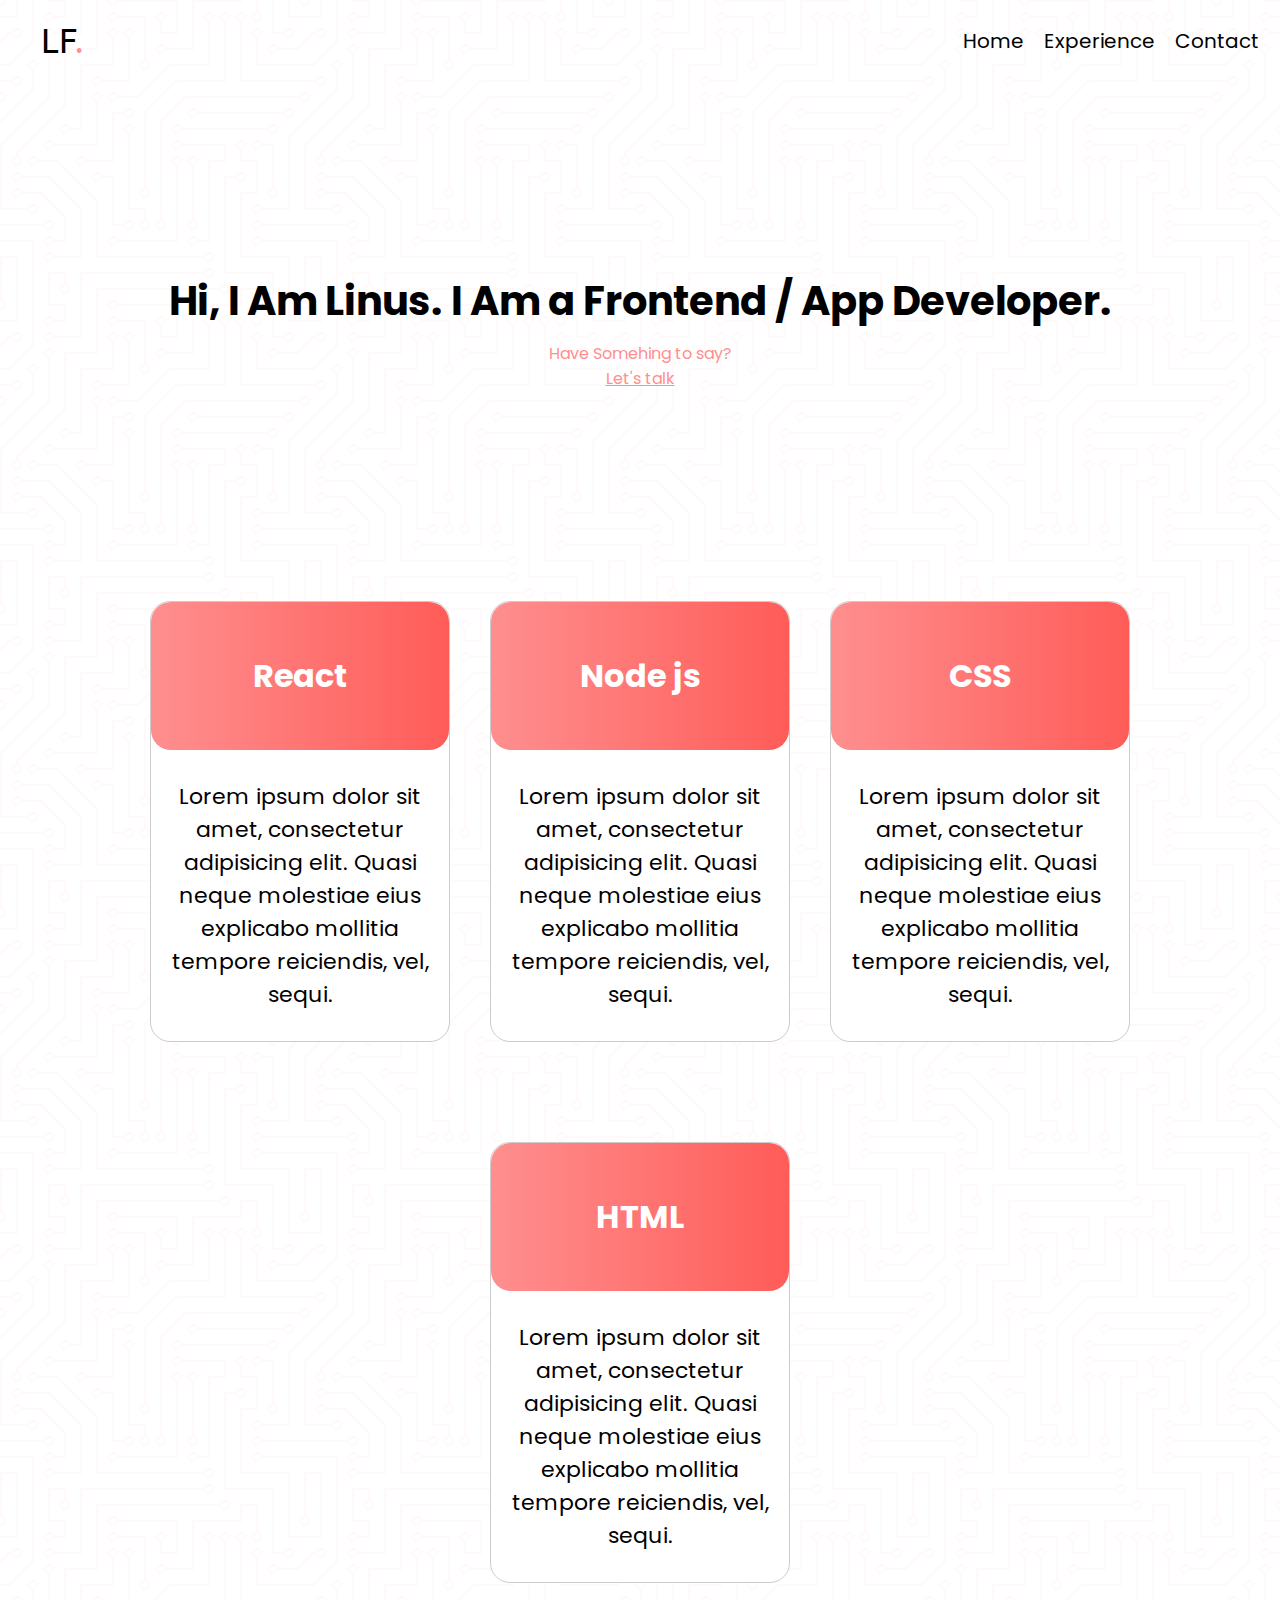
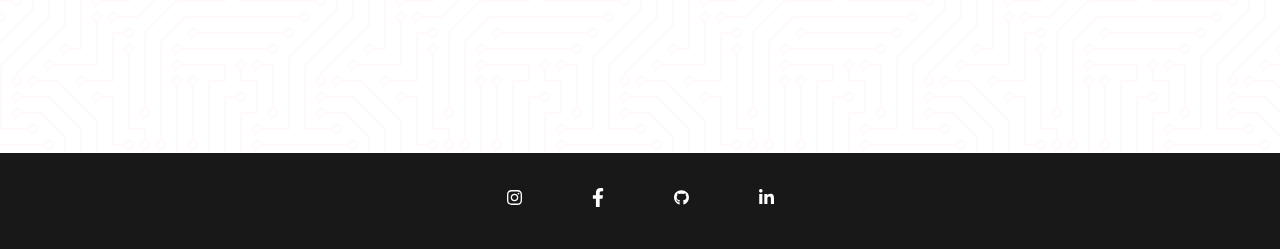
<file: index.html>
<!DOCTYPE html>
<html lang="en">
  <head>
    <meta charset="UTF-8" />
    <meta http-equiv="X-UA-Compatible" content="IE=edge" />
    <meta name="viewport" content="width=device-width, initial-scale=1.0" />
    <link rel="preconnect" href="https://fonts.googleapis.com" />
    <link rel="preconnect" href="https://fonts.gstatic.com" crossorigin />
    <link
      href="https://fonts.googleapis.com/css2?family=Poppins:wght@500;700&family=Ubuntu:wght@500&display=swap"
      rel="stylesheet"
    />
    <link rel="stylesheet" href="css/components/typography.css" />
    <link rel="stylesheet" href="css/components/colors.css" />
    <link rel="stylesheet" href="css/components/header.css" />
    <link rel="stylesheet" href="css/components/footer.css" />
    <link rel="stylesheet" href="css/index.css" />
    <script
      src="https://code.jquery.com/jquery-3.6.0.slim.js"
      integrity="sha256-HwWONEZrpuoh951cQD1ov2HUK5zA5DwJ1DNUXaM6FsY="
      crossorigin="anonymous"
    ></script>
    <script type="module" src="main.js"></script>
    <title>Linus Foxell - My Portfolio</title>
  </head>
  <body>
    <header>
      <a href="#" class="logo">LF<span>.</span></a>
      <div class="menu-btn">
        <div class="menu-btn__lines"></div>
      </div>
      <ul class="menu-items">
        <li><a href="#" class="menu-item">Home</a></li>
        <li><a href="experience.html" class="menu-item">Experience</a></li>
        <li><a href="contact.html" class="menu-item">Contact</a></li>
      </ul>
    </header>
    <main class="intro">
      <h2 class="intro-title">
        Hi, I Am Linus. I Am a Frontend / App Developer.
      </h2>
      <p>Have Somehing to say?</p>
      <a href="contact.html" class="contact-link">Let's talk</a>
    </main>
    <section class="cards">
      <div class="card">
        <div class="card-header">
          <h1>React</h1>
        </div>
        <div class="card-body">
          <p>
            Lorem ipsum dolor sit amet, consectetur adipisicing elit. Quasi
            neque molestiae eius explicabo mollitia tempore reiciendis, vel,
            sequi.
          </p>
        </div>
      </div>
      <div class="card">
        <div class="card-header">
          <h1>Node js</h1>
        </div>
        <div class="card-body">
          <p>
            Lorem ipsum dolor sit amet, consectetur adipisicing elit. Quasi
            neque molestiae eius explicabo mollitia tempore reiciendis, vel,
            sequi.
          </p>
        </div>
      </div>
      <div class="card">
        <div class="card-header">
          <h1>CSS</h1>
        </div>
        <div class="card-body">
          <p>
            Lorem ipsum dolor sit amet, consectetur adipisicing elit. Quasi
            neque molestiae eius explicabo mollitia tempore reiciendis, vel,
            sequi.
          </p>
        </div>
      </div>
      <div class="card">
        <div class="card-header">
          <h1>HTML</h1>
        </div>
        <div class="card-body">
          <p>
            Lorem ipsum dolor sit amet, consectetur adipisicing elit. Quasi
            neque molestiae eius explicabo mollitia tempore reiciendis, vel,
            sequi.
          </p>
        </div>
      </div>
    </section>
    <footer>
      <a href="#"
        ><img src="images/instagram-brands.svg" alt="" class="footer-svg"
      /></a>
      <a href="#"
        ><img
          src="images/facebook-f-brands.svg"
          alt=""
          class="footer-svg"
          id="facebook-icon"
      /></a>
      <a href="#"
        ><img src="images/github-brands.svg" alt="" class="footer-svg"
      /></a>
      <a href="#"
        ><img src="images/linkedin-in-brands.svg" alt="" class="footer-svg"
      /></a>
    </footer>
  </body>
</html>
</file>
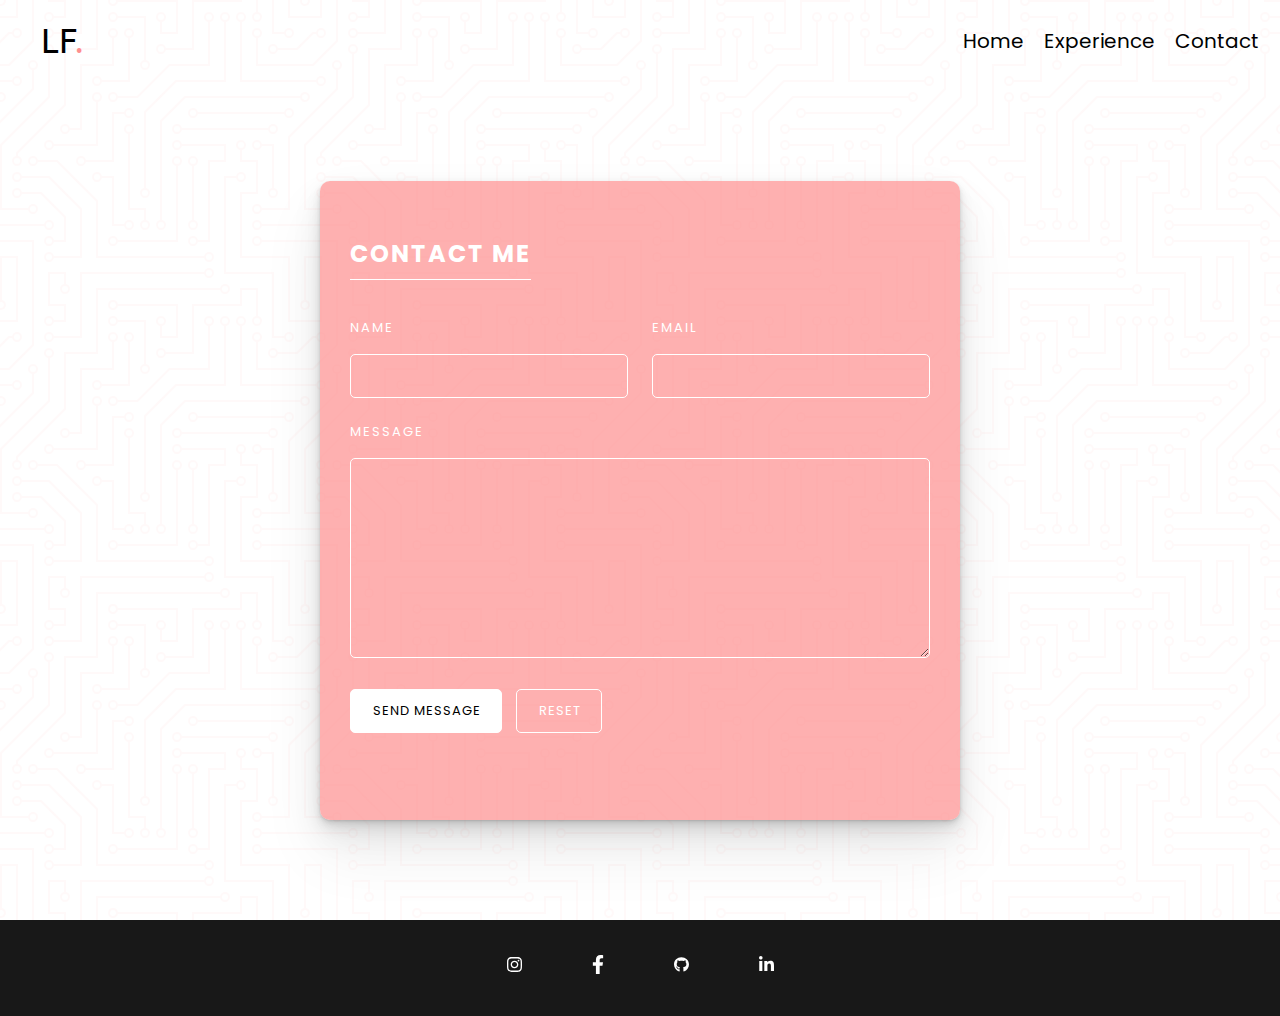
<file: contact.html>
<!DOCTYPE html>
<html lang="en">
  <head>
    <meta charset="UTF-8" />
    <meta http-equiv="X-UA-Compatible" content="IE=edge" />
    <meta name="viewport" content="width=device-width, initial-scale=1.0" />
    <link rel="preconnect" href="https://fonts.googleapis.com" />
    <link rel="preconnect" href="https://fonts.gstatic.com" crossorigin />
    <link
      href="https://fonts.googleapis.com/css2?family=Poppins:wght@500;700&family=Ubuntu:wght@500&display=swap"
      rel="stylesheet"
    />
    <link rel="stylesheet" href="css/components/forms.css" />
    <link rel="stylesheet" href="css/components/typography.css" />
    <link rel="stylesheet" href="css/components/colors.css" />
    <link rel="stylesheet" href="css/components/header.css" />
    <link rel="stylesheet" href="css/components/footer.css" />
    <link rel="stylesheet" href="css/contact.css" />
    <script
      src="https://code.jquery.com/jquery-3.6.0.slim.js"
      integrity="sha256-HwWONEZrpuoh951cQD1ov2HUK5zA5DwJ1DNUXaM6FsY="
      crossorigin="anonymous"
    ></script>
    <script type="module" src="main.js"></script>
    <title>Contact</title>
  </head>
  <body>
    <header>
      <a href="index.html" class="logo">LF<span>.</span></a>
      <div class="menu-btn">
        <div class="menu-btn__lines"></div>
      </div>
      <ul class="menu-items">
        <li><a href="index.html" class="menu-item">Home</a></li>
        <li><a href="experience.html" class="menu-item">Experience</a></li>
        <li><a href="#" class="menu-item">Contact</a></li>
      </ul>
    </header>
    <form action="">
      <div class="title">
        <h2>CONTACT ME</h2>
      </div>
      <div class="half">
        <div class="item">
          <label for="name">NAME</label>
          <input type="name" id="name" required />
        </div>
        <div class="item">
          <label for="email">EMAIL</label>
          <input type="email" id="email" required />
        </div>
      </div>
      <div class="full">
        <label for="message">MESSAGE</label>
        <textarea name="" id="message"></textarea>
      </div>
      <div class="action">
        <input type="submit" value="SEND MESSAGE" />
        <input type="reset" value="RESET" />
      </div>
    </form>
    <footer>
      <a href="#"
        ><img src="images/instagram-brands.svg" alt="" class="footer-svg"
      /></a>
      <a href="#"
        ><img
          src="images/facebook-f-brands.svg"
          alt=""
          class="footer-svg"
          id="facebook-icon"
      /></a>
      <a href="#"
        ><img src="images/github-brands.svg" alt="" class="footer-svg"
      /></a>
      <a href="#"
        ><img src="images/linkedin-in-brands.svg" alt="" class="footer-svg"
      /></a>
    </footer>
  </body>
</html>
</file>
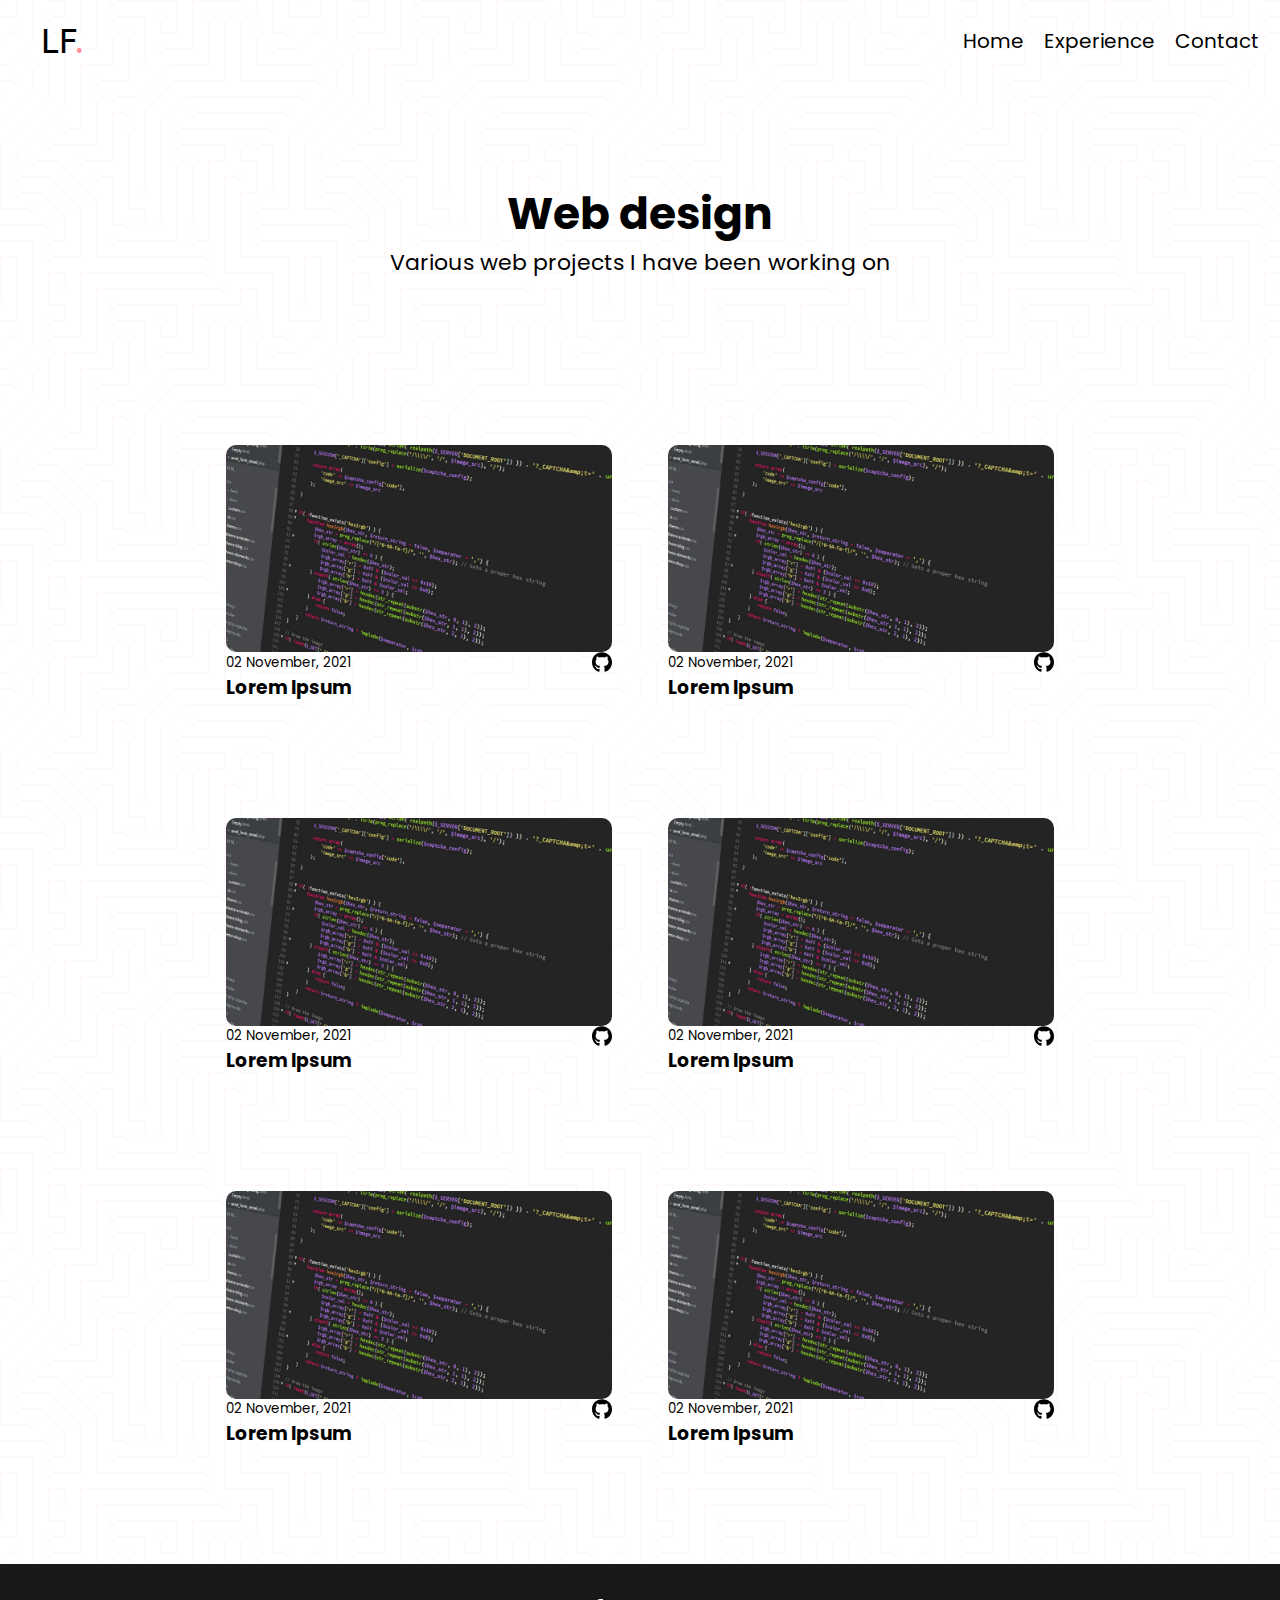
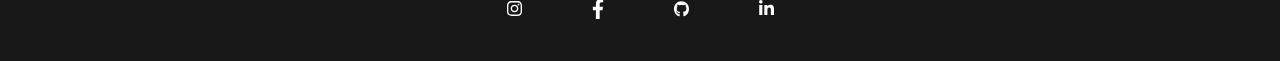
<file: experience.html>
<!DOCTYPE html>
<html lang="en">
  <head>
    <meta charset="UTF-8" />
    <meta http-equiv="X-UA-Compatible" content="IE=edge" />
    <meta name="viewport" content="width=device-width, initial-scale=1.0" />
    <link rel="preconnect" href="https://fonts.googleapis.com" />
    <link rel="preconnect" href="https://fonts.gstatic.com" crossorigin />
    <link
      href="https://fonts.googleapis.com/css2?family=Poppins:wght@500;700&family=Ubuntu:wght@500&display=swap"
      rel="stylesheet"
    />
    <link rel="stylesheet" href="css/components/typography.css" />
    <link rel="stylesheet" href="css/components/colors.css" />
    <link rel="stylesheet" href="css/components/header.css" />
    <link rel="stylesheet" href="css/components/footer.css" />
    <link rel="stylesheet" href="css/experience.css" />
    <script
      src="https://code.jquery.com/jquery-3.6.0.slim.js"
      integrity="sha256-HwWONEZrpuoh951cQD1ov2HUK5zA5DwJ1DNUXaM6FsY="
      crossorigin="anonymous"
    ></script>
    <script type="module" src="main.js"></script>
    <title>Experience</title>
  </head>
  <body>
    <header>
      <a href="index.html" class="logo">LF<span>.</span></a>
      <div class="menu-btn">
        <div class="menu-btn__lines"></div>
      </div>
      <ul class="menu-items">
        <li><a href="index.html" class="menu-item">Home</a></li>
        <li><a href="#" class="menu-item">Experience</a></li>
        <li><a href="contact.html" class="menu-item">Contact</a></li>
      </ul>
    </header>
    <section>
      <h2 class="experience-title">Web design</h2>
      <p>Various web projects I have been working on</p>
    </section>
    <div class="grid-container">
      <div class="container">
        <a href="experience-detail.html">
          <div class="picture">
            <img src="images\pexels-pixabay-270348.jpg" alt="" />
            <div class="img-overlay">
              <div class="img-title">Go to my Github</div>
            </div>
          </div>
          <div class="text">
            <small class="date">02 November, 2021</small>

            <svg
              aria-hidden="true"
              focusable="false"
              data-prefix="fab"
              data-icon="github"
              class="svg-inline--fa fa-github fa-w-16"
              role="img"
              xmlns="http://www.w3.org/2000/svg"
              viewBox="0 0 496 512"
            >
              <path
                fill="#000"
                d="M165.9 397.4c0 2-2.3 3.6-5.2 3.6-3.3.3-5.6-1.3-5.6-3.6 0-2 2.3-3.6 5.2-3.6 3-.3 5.6 1.3 5.6 3.6zm-31.1-4.5c-.7 2 1.3 4.3 4.3 4.9 2.6 1 5.6 0 6.2-2s-1.3-4.3-4.3-5.2c-2.6-.7-5.5.3-6.2 2.3zm44.2-1.7c-2.9.7-4.9 2.6-4.6 4.9.3 2 2.9 3.3 5.9 2.6 2.9-.7 4.9-2.6 4.6-4.6-.3-1.9-3-3.2-5.9-2.9zM244.8 8C106.1 8 0 113.3 0 252c0 110.9 69.8 205.8 169.5 239.2 12.8 2.3 17.3-5.6 17.3-12.1 0-6.2-.3-40.4-.3-61.4 0 0-70 15-84.7-29.8 0 0-11.4-29.1-27.8-36.6 0 0-22.9-15.7 1.6-15.4 0 0 24.9 2 38.6 25.8 21.9 38.6 58.6 27.5 72.9 20.9 2.3-16 8.8-27.1 16-33.7-55.9-6.2-112.3-14.3-112.3-110.5 0-27.5 7.6-41.3 23.6-58.9-2.6-6.5-11.1-33.3 2.6-67.9 20.9-6.5 69 27 69 27 20-5.6 41.5-8.5 62.8-8.5s42.8 2.9 62.8 8.5c0 0 48.1-33.6 69-27 13.7 34.7 5.2 61.4 2.6 67.9 16 17.7 25.8 31.5 25.8 58.9 0 96.5-58.9 104.2-114.8 110.5 9.2 7.9 17 22.9 17 46.4 0 33.7-.3 75.4-.3 83.6 0 6.5 4.6 14.4 17.3 12.1C428.2 457.8 496 362.9 496 252 496 113.3 383.5 8 244.8 8zM97.2 352.9c-1.3 1-1 3.3.7 5.2 1.6 1.6 3.9 2.3 5.2 1 1.3-1 1-3.3-.7-5.2-1.6-1.6-3.9-2.3-5.2-1zm-10.8-8.1c-.7 1.3.3 2.9 2.3 3.9 1.6 1 3.6.7 4.3-.7.7-1.3-.3-2.9-2.3-3.9-2-.6-3.6-.3-4.3.7zm32.4 35.6c-1.6 1.3-1 4.3 1.3 6.2 2.3 2.3 5.2 2.6 6.5 1 1.3-1.3.7-4.3-1.3-6.2-2.2-2.3-5.2-2.6-6.5-1zm-11.4-14.7c-1.6 1-1.6 3.6 0 5.9 1.6 2.3 4.3 3.3 5.6 2.3 1.6-1.3 1.6-3.9 0-6.2-1.4-2.3-4-3.3-5.6-2z"
              ></path>
            </svg>
          </div>
          <div class="title">
            <h3 class="card-name">Lorem Ipsum</h3>
          </div></a
        >
      </div>
      <div class="container">
        <a href="experience-detail.html">
          <div class="picture">
            <img src="images\pexels-pixabay-270348.jpg" alt="" />
            <div class="img-overlay">
              <div class="img-title">Go to my Github</div>
            </div>
          </div>
          <div class="text">
            <small class="date">02 November, 2021</small>

            <svg
              aria-hidden="true"
              focusable="false"
              data-prefix="fab"
              data-icon="github"
              class="svg-inline--fa fa-github fa-w-16"
              role="img"
              xmlns="http://www.w3.org/2000/svg"
              viewBox="0 0 496 512"
            >
              <path
                fill="#000"
                d="M165.9 397.4c0 2-2.3 3.6-5.2 3.6-3.3.3-5.6-1.3-5.6-3.6 0-2 2.3-3.6 5.2-3.6 3-.3 5.6 1.3 5.6 3.6zm-31.1-4.5c-.7 2 1.3 4.3 4.3 4.9 2.6 1 5.6 0 6.2-2s-1.3-4.3-4.3-5.2c-2.6-.7-5.5.3-6.2 2.3zm44.2-1.7c-2.9.7-4.9 2.6-4.6 4.9.3 2 2.9 3.3 5.9 2.6 2.9-.7 4.9-2.6 4.6-4.6-.3-1.9-3-3.2-5.9-2.9zM244.8 8C106.1 8 0 113.3 0 252c0 110.9 69.8 205.8 169.5 239.2 12.8 2.3 17.3-5.6 17.3-12.1 0-6.2-.3-40.4-.3-61.4 0 0-70 15-84.7-29.8 0 0-11.4-29.1-27.8-36.6 0 0-22.9-15.7 1.6-15.4 0 0 24.9 2 38.6 25.8 21.9 38.6 58.6 27.5 72.9 20.9 2.3-16 8.8-27.1 16-33.7-55.9-6.2-112.3-14.3-112.3-110.5 0-27.5 7.6-41.3 23.6-58.9-2.6-6.5-11.1-33.3 2.6-67.9 20.9-6.5 69 27 69 27 20-5.6 41.5-8.5 62.8-8.5s42.8 2.9 62.8 8.5c0 0 48.1-33.6 69-27 13.7 34.7 5.2 61.4 2.6 67.9 16 17.7 25.8 31.5 25.8 58.9 0 96.5-58.9 104.2-114.8 110.5 9.2 7.9 17 22.9 17 46.4 0 33.7-.3 75.4-.3 83.6 0 6.5 4.6 14.4 17.3 12.1C428.2 457.8 496 362.9 496 252 496 113.3 383.5 8 244.8 8zM97.2 352.9c-1.3 1-1 3.3.7 5.2 1.6 1.6 3.9 2.3 5.2 1 1.3-1 1-3.3-.7-5.2-1.6-1.6-3.9-2.3-5.2-1zm-10.8-8.1c-.7 1.3.3 2.9 2.3 3.9 1.6 1 3.6.7 4.3-.7.7-1.3-.3-2.9-2.3-3.9-2-.6-3.6-.3-4.3.7zm32.4 35.6c-1.6 1.3-1 4.3 1.3 6.2 2.3 2.3 5.2 2.6 6.5 1 1.3-1.3.7-4.3-1.3-6.2-2.2-2.3-5.2-2.6-6.5-1zm-11.4-14.7c-1.6 1-1.6 3.6 0 5.9 1.6 2.3 4.3 3.3 5.6 2.3 1.6-1.3 1.6-3.9 0-6.2-1.4-2.3-4-3.3-5.6-2z"
              ></path>
            </svg>
          </div>
          <div class="title">
            <h3 class="card-name">Lorem Ipsum</h3>
          </div></a
        >
      </div>
      <div class="container">
        <a href="experience-detail.html">
          <div class="picture">
            <img src="images\pexels-pixabay-270348.jpg" alt="" />
            <div class="img-overlay">
              <div class="img-title">Go to my Github</div>
            </div>
          </div>
          <div class="text">
            <small class="date">02 November, 2021</small>

            <svg
              aria-hidden="true"
              focusable="false"
              data-prefix="fab"
              data-icon="github"
              class="svg-inline--fa fa-github fa-w-16"
              role="img"
              xmlns="http://www.w3.org/2000/svg"
              viewBox="0 0 496 512"
            >
              <path
                fill="#000"
                d="M165.9 397.4c0 2-2.3 3.6-5.2 3.6-3.3.3-5.6-1.3-5.6-3.6 0-2 2.3-3.6 5.2-3.6 3-.3 5.6 1.3 5.6 3.6zm-31.1-4.5c-.7 2 1.3 4.3 4.3 4.9 2.6 1 5.6 0 6.2-2s-1.3-4.3-4.3-5.2c-2.6-.7-5.5.3-6.2 2.3zm44.2-1.7c-2.9.7-4.9 2.6-4.6 4.9.3 2 2.9 3.3 5.9 2.6 2.9-.7 4.9-2.6 4.6-4.6-.3-1.9-3-3.2-5.9-2.9zM244.8 8C106.1 8 0 113.3 0 252c0 110.9 69.8 205.8 169.5 239.2 12.8 2.3 17.3-5.6 17.3-12.1 0-6.2-.3-40.4-.3-61.4 0 0-70 15-84.7-29.8 0 0-11.4-29.1-27.8-36.6 0 0-22.9-15.7 1.6-15.4 0 0 24.9 2 38.6 25.8 21.9 38.6 58.6 27.5 72.9 20.9 2.3-16 8.8-27.1 16-33.7-55.9-6.2-112.3-14.3-112.3-110.5 0-27.5 7.6-41.3 23.6-58.9-2.6-6.5-11.1-33.3 2.6-67.9 20.9-6.5 69 27 69 27 20-5.6 41.5-8.5 62.8-8.5s42.8 2.9 62.8 8.5c0 0 48.1-33.6 69-27 13.7 34.7 5.2 61.4 2.6 67.9 16 17.7 25.8 31.5 25.8 58.9 0 96.5-58.9 104.2-114.8 110.5 9.2 7.9 17 22.9 17 46.4 0 33.7-.3 75.4-.3 83.6 0 6.5 4.6 14.4 17.3 12.1C428.2 457.8 496 362.9 496 252 496 113.3 383.5 8 244.8 8zM97.2 352.9c-1.3 1-1 3.3.7 5.2 1.6 1.6 3.9 2.3 5.2 1 1.3-1 1-3.3-.7-5.2-1.6-1.6-3.9-2.3-5.2-1zm-10.8-8.1c-.7 1.3.3 2.9 2.3 3.9 1.6 1 3.6.7 4.3-.7.7-1.3-.3-2.9-2.3-3.9-2-.6-3.6-.3-4.3.7zm32.4 35.6c-1.6 1.3-1 4.3 1.3 6.2 2.3 2.3 5.2 2.6 6.5 1 1.3-1.3.7-4.3-1.3-6.2-2.2-2.3-5.2-2.6-6.5-1zm-11.4-14.7c-1.6 1-1.6 3.6 0 5.9 1.6 2.3 4.3 3.3 5.6 2.3 1.6-1.3 1.6-3.9 0-6.2-1.4-2.3-4-3.3-5.6-2z"
              ></path>
            </svg>
          </div>
          <div class="title">
            <h3 class="card-name">Lorem Ipsum</h3>
          </div></a
        >
      </div>
      <div class="container">
        <a href="experience-detail.html">
          <div class="picture">
            <img src="images\pexels-pixabay-270348.jpg" alt="" />
            <div class="img-overlay">
              <div class="img-title">Go to my Github</div>
            </div>
          </div>
          <div class="text">
            <small class="date">02 November, 2021</small>

            <svg
              aria-hidden="true"
              focusable="false"
              data-prefix="fab"
              data-icon="github"
              class="svg-inline--fa fa-github fa-w-16"
              role="img"
              xmlns="http://www.w3.org/2000/svg"
              viewBox="0 0 496 512"
            >
              <path
                fill="#000"
                d="M165.9 397.4c0 2-2.3 3.6-5.2 3.6-3.3.3-5.6-1.3-5.6-3.6 0-2 2.3-3.6 5.2-3.6 3-.3 5.6 1.3 5.6 3.6zm-31.1-4.5c-.7 2 1.3 4.3 4.3 4.9 2.6 1 5.6 0 6.2-2s-1.3-4.3-4.3-5.2c-2.6-.7-5.5.3-6.2 2.3zm44.2-1.7c-2.9.7-4.9 2.6-4.6 4.9.3 2 2.9 3.3 5.9 2.6 2.9-.7 4.9-2.6 4.6-4.6-.3-1.9-3-3.2-5.9-2.9zM244.8 8C106.1 8 0 113.3 0 252c0 110.9 69.8 205.8 169.5 239.2 12.8 2.3 17.3-5.6 17.3-12.1 0-6.2-.3-40.4-.3-61.4 0 0-70 15-84.7-29.8 0 0-11.4-29.1-27.8-36.6 0 0-22.9-15.7 1.6-15.4 0 0 24.9 2 38.6 25.8 21.9 38.6 58.6 27.5 72.9 20.9 2.3-16 8.8-27.1 16-33.7-55.9-6.2-112.3-14.3-112.3-110.5 0-27.5 7.6-41.3 23.6-58.9-2.6-6.5-11.1-33.3 2.6-67.9 20.9-6.5 69 27 69 27 20-5.6 41.5-8.5 62.8-8.5s42.8 2.9 62.8 8.5c0 0 48.1-33.6 69-27 13.7 34.7 5.2 61.4 2.6 67.9 16 17.7 25.8 31.5 25.8 58.9 0 96.5-58.9 104.2-114.8 110.5 9.2 7.9 17 22.9 17 46.4 0 33.7-.3 75.4-.3 83.6 0 6.5 4.6 14.4 17.3 12.1C428.2 457.8 496 362.9 496 252 496 113.3 383.5 8 244.8 8zM97.2 352.9c-1.3 1-1 3.3.7 5.2 1.6 1.6 3.9 2.3 5.2 1 1.3-1 1-3.3-.7-5.2-1.6-1.6-3.9-2.3-5.2-1zm-10.8-8.1c-.7 1.3.3 2.9 2.3 3.9 1.6 1 3.6.7 4.3-.7.7-1.3-.3-2.9-2.3-3.9-2-.6-3.6-.3-4.3.7zm32.4 35.6c-1.6 1.3-1 4.3 1.3 6.2 2.3 2.3 5.2 2.6 6.5 1 1.3-1.3.7-4.3-1.3-6.2-2.2-2.3-5.2-2.6-6.5-1zm-11.4-14.7c-1.6 1-1.6 3.6 0 5.9 1.6 2.3 4.3 3.3 5.6 2.3 1.6-1.3 1.6-3.9 0-6.2-1.4-2.3-4-3.3-5.6-2z"
              ></path>
            </svg>
          </div>
          <div class="title">
            <h3 class="card-name">Lorem Ipsum</h3>
          </div></a
        >
      </div>
      <div class="container">
        <a href="experience-detail.html">
          <div class="picture">
            <img src="images\pexels-pixabay-270348.jpg" alt="" />
            <div class="img-overlay">
              <div class="img-title">Go to my Github</div>
            </div>
          </div>
          <div class="text">
            <small class="date">02 November, 2021</small>

            <svg
              aria-hidden="true"
              focusable="false"
              data-prefix="fab"
              data-icon="github"
              class="svg-inline--fa fa-github fa-w-16"
              role="img"
              xmlns="http://www.w3.org/2000/svg"
              viewBox="0 0 496 512"
            >
              <path
                fill="#000"
                d="M165.9 397.4c0 2-2.3 3.6-5.2 3.6-3.3.3-5.6-1.3-5.6-3.6 0-2 2.3-3.6 5.2-3.6 3-.3 5.6 1.3 5.6 3.6zm-31.1-4.5c-.7 2 1.3 4.3 4.3 4.9 2.6 1 5.6 0 6.2-2s-1.3-4.3-4.3-5.2c-2.6-.7-5.5.3-6.2 2.3zm44.2-1.7c-2.9.7-4.9 2.6-4.6 4.9.3 2 2.9 3.3 5.9 2.6 2.9-.7 4.9-2.6 4.6-4.6-.3-1.9-3-3.2-5.9-2.9zM244.8 8C106.1 8 0 113.3 0 252c0 110.9 69.8 205.8 169.5 239.2 12.8 2.3 17.3-5.6 17.3-12.1 0-6.2-.3-40.4-.3-61.4 0 0-70 15-84.7-29.8 0 0-11.4-29.1-27.8-36.6 0 0-22.9-15.7 1.6-15.4 0 0 24.9 2 38.6 25.8 21.9 38.6 58.6 27.5 72.9 20.9 2.3-16 8.8-27.1 16-33.7-55.9-6.2-112.3-14.3-112.3-110.5 0-27.5 7.6-41.3 23.6-58.9-2.6-6.5-11.1-33.3 2.6-67.9 20.9-6.5 69 27 69 27 20-5.6 41.5-8.5 62.8-8.5s42.8 2.9 62.8 8.5c0 0 48.1-33.6 69-27 13.7 34.7 5.2 61.4 2.6 67.9 16 17.7 25.8 31.5 25.8 58.9 0 96.5-58.9 104.2-114.8 110.5 9.2 7.9 17 22.9 17 46.4 0 33.7-.3 75.4-.3 83.6 0 6.5 4.6 14.4 17.3 12.1C428.2 457.8 496 362.9 496 252 496 113.3 383.5 8 244.8 8zM97.2 352.9c-1.3 1-1 3.3.7 5.2 1.6 1.6 3.9 2.3 5.2 1 1.3-1 1-3.3-.7-5.2-1.6-1.6-3.9-2.3-5.2-1zm-10.8-8.1c-.7 1.3.3 2.9 2.3 3.9 1.6 1 3.6.7 4.3-.7.7-1.3-.3-2.9-2.3-3.9-2-.6-3.6-.3-4.3.7zm32.4 35.6c-1.6 1.3-1 4.3 1.3 6.2 2.3 2.3 5.2 2.6 6.5 1 1.3-1.3.7-4.3-1.3-6.2-2.2-2.3-5.2-2.6-6.5-1zm-11.4-14.7c-1.6 1-1.6 3.6 0 5.9 1.6 2.3 4.3 3.3 5.6 2.3 1.6-1.3 1.6-3.9 0-6.2-1.4-2.3-4-3.3-5.6-2z"
              ></path>
            </svg>
          </div>
          <div class="title">
            <h3 class="card-name">Lorem Ipsum</h3>
          </div></a
        >
      </div>
      <div class="container">
        <a href="experience-detail.html">
          <div class="picture">
            <img src="images\pexels-pixabay-270348.jpg" alt="" />
            <div class="img-overlay">
              <div class="img-title">Go to my Github</div>
            </div>
          </div>
          <div class="text">
            <small class="date">02 November, 2021</small>

            <svg
              aria-hidden="true"
              focusable="false"
              data-prefix="fab"
              data-icon="github"
              class="svg-inline--fa fa-github fa-w-16"
              role="img"
              xmlns="http://www.w3.org/2000/svg"
              viewBox="0 0 496 512"
            >
              <path
                fill="#000"
                d="M165.9 397.4c0 2-2.3 3.6-5.2 3.6-3.3.3-5.6-1.3-5.6-3.6 0-2 2.3-3.6 5.2-3.6 3-.3 5.6 1.3 5.6 3.6zm-31.1-4.5c-.7 2 1.3 4.3 4.3 4.9 2.6 1 5.6 0 6.2-2s-1.3-4.3-4.3-5.2c-2.6-.7-5.5.3-6.2 2.3zm44.2-1.7c-2.9.7-4.9 2.6-4.6 4.9.3 2 2.9 3.3 5.9 2.6 2.9-.7 4.9-2.6 4.6-4.6-.3-1.9-3-3.2-5.9-2.9zM244.8 8C106.1 8 0 113.3 0 252c0 110.9 69.8 205.8 169.5 239.2 12.8 2.3 17.3-5.6 17.3-12.1 0-6.2-.3-40.4-.3-61.4 0 0-70 15-84.7-29.8 0 0-11.4-29.1-27.8-36.6 0 0-22.9-15.7 1.6-15.4 0 0 24.9 2 38.6 25.8 21.9 38.6 58.6 27.5 72.9 20.9 2.3-16 8.8-27.1 16-33.7-55.9-6.2-112.3-14.3-112.3-110.5 0-27.5 7.6-41.3 23.6-58.9-2.6-6.5-11.1-33.3 2.6-67.9 20.9-6.5 69 27 69 27 20-5.6 41.5-8.5 62.8-8.5s42.8 2.9 62.8 8.5c0 0 48.1-33.6 69-27 13.7 34.7 5.2 61.4 2.6 67.9 16 17.7 25.8 31.5 25.8 58.9 0 96.5-58.9 104.2-114.8 110.5 9.2 7.9 17 22.9 17 46.4 0 33.7-.3 75.4-.3 83.6 0 6.5 4.6 14.4 17.3 12.1C428.2 457.8 496 362.9 496 252 496 113.3 383.5 8 244.8 8zM97.2 352.9c-1.3 1-1 3.3.7 5.2 1.6 1.6 3.9 2.3 5.2 1 1.3-1 1-3.3-.7-5.2-1.6-1.6-3.9-2.3-5.2-1zm-10.8-8.1c-.7 1.3.3 2.9 2.3 3.9 1.6 1 3.6.7 4.3-.7.7-1.3-.3-2.9-2.3-3.9-2-.6-3.6-.3-4.3.7zm32.4 35.6c-1.6 1.3-1 4.3 1.3 6.2 2.3 2.3 5.2 2.6 6.5 1 1.3-1.3.7-4.3-1.3-6.2-2.2-2.3-5.2-2.6-6.5-1zm-11.4-14.7c-1.6 1-1.6 3.6 0 5.9 1.6 2.3 4.3 3.3 5.6 2.3 1.6-1.3 1.6-3.9 0-6.2-1.4-2.3-4-3.3-5.6-2z"
              ></path>
            </svg>
          </div>
          <div class="title">
            <h3 class="card-name">Lorem Ipsum</h3>
          </div></a
        >
      </div>
    </div>
    <footer>
      <a href="#"
        ><img src="images/instagram-brands.svg" alt="" class="footer-svg"
      /></a>
      <a href="#"
        ><img
          src="images/facebook-f-brands.svg"
          alt=""
          class="footer-svg"
          id="facebook-icon"
      /></a>
      <a href="#"
        ><img src="images/github-brands.svg" alt="" class="footer-svg"
      /></a>
      <a href="#"
        ><img src="images/linkedin-in-brands.svg" alt="" class="footer-svg"
      /></a>
    </footer>
  </body>
</html>
</file>
<file: css/components/typography.css>
:root {
  --poppins-normal: "Poppins", sans-serif;
  --ubuntu-normal: "Ubuntu", sans-serif;
}

* {
  font-family: var(--poppins-normal);
}

/* Index page */
.intro h2 {
  font-size: 40px;
}

.card-body {
  font-size: 18px;
}

/* Experience page */
section .experience-title {
  font-size: 44px;
}

section p {
  font-size: 22px;
}

.grid-container .container .img-title {
  font-size: 22px;
  font-weight: bold;
}

/* Header typography */
header a {
  text-decoration: none;
  font-size: 20px;
}

header .logo {
  font-family: var(--ubuntu-normal);
  font-size: 34px;
}

header .logo span {
  font-family: var(--ubuntu-normal);
}

/* Forms typography */
form label {
  font-size: 13px;
  letter-spacing: 2px;
}

form .half .item input,
form .full textarea {
  font-size: 16px;
}

form .action input {
  font-size: 13px;
}

/* Experience Detail typography */
</file>
<file: css/components/colors.css>
:root {
  --light-color: #fe8f8f;
  --bright-red: #ff5c58;
  --hover-red: #ff1b1b;
}

/* Body/background for all */
body {
  color: #000;
  background-color: #ffffff;
  background-image: url("data:image/svg+xml,%3Csvg xmlns='http://www.w3.org/2000/svg' viewBox='0 0 304 304' width='304' height='304'%3E%3Cpath fill='%23fe8f8f' fill-opacity='0.05' d='M44.1 224a5 5 0 1 1 0 2H0v-2h44.1zm160 48a5 5 0 1 1 0 2H82v-2h122.1zm57.8-46a5 5 0 1 1 0-2H304v2h-42.1zm0 16a5 5 0 1 1 0-2H304v2h-42.1zm6.2-114a5 5 0 1 1 0 2h-86.2a5 5 0 1 1 0-2h86.2zm-256-48a5 5 0 1 1 0 2H0v-2h12.1zm185.8 34a5 5 0 1 1 0-2h86.2a5 5 0 1 1 0 2h-86.2zM258 12.1a5 5 0 1 1-2 0V0h2v12.1zm-64 208a5 5 0 1 1-2 0v-54.2a5 5 0 1 1 2 0v54.2zm48-198.2V80h62v2h-64V21.9a5 5 0 1 1 2 0zm16 16V64h46v2h-48V37.9a5 5 0 1 1 2 0zm-128 96V208h16v12.1a5 5 0 1 1-2 0V210h-16v-76.1a5 5 0 1 1 2 0zm-5.9-21.9a5 5 0 1 1 0 2H114v48H85.9a5 5 0 1 1 0-2H112v-48h12.1zm-6.2 130a5 5 0 1 1 0-2H176v-74.1a5 5 0 1 1 2 0V242h-60.1zm-16-64a5 5 0 1 1 0-2H114v48h10.1a5 5 0 1 1 0 2H112v-48h-10.1zM66 284.1a5 5 0 1 1-2 0V274H50v30h-2v-32h18v12.1zM236.1 176a5 5 0 1 1 0 2H226v94h48v32h-2v-30h-48v-98h12.1zm25.8-30a5 5 0 1 1 0-2H274v44.1a5 5 0 1 1-2 0V146h-10.1zm-64 96a5 5 0 1 1 0-2H208v-80h16v-14h-42.1a5 5 0 1 1 0-2H226v18h-16v80h-12.1zm86.2-210a5 5 0 1 1 0 2H272V0h2v32h10.1zM98 101.9V146H53.9a5 5 0 1 1 0-2H96v-42.1a5 5 0 1 1 2 0zM53.9 34a5 5 0 1 1 0-2H80V0h2v34H53.9zm60.1 3.9V66H82v64H69.9a5 5 0 1 1 0-2H80V64h32V37.9a5 5 0 1 1 2 0zM101.9 82a5 5 0 1 1 0-2H128V37.9a5 5 0 1 1 2 0V82h-28.1zm16-64a5 5 0 1 1 0-2H146v44.1a5 5 0 1 1-2 0V18h-26.1zm102.2 270a5 5 0 1 1 0 2H98v14h-2v-16h124.1zM242 149.9V160h16v34h-16v62h48v48h-2v-46h-48v-66h16v-30h-16v-12.1a5 5 0 1 1 2 0zM53.9 18a5 5 0 1 1 0-2H64V2H48V0h18v18H53.9zm112 32a5 5 0 1 1 0-2H192V0h50v2h-48v48h-28.1zm-48-48a5 5 0 0 1-9.8-2h2.07a3 3 0 1 0 5.66 0H178v34h-18V21.9a5 5 0 1 1 2 0V32h14V2h-58.1zm0 96a5 5 0 1 1 0-2H137l32-32h39V21.9a5 5 0 1 1 2 0V66h-40.17l-32 32H117.9zm28.1 90.1a5 5 0 1 1-2 0v-76.51L175.59 80H224V21.9a5 5 0 1 1 2 0V82h-49.59L146 112.41v75.69zm16 32a5 5 0 1 1-2 0v-99.51L184.59 96H300.1a5 5 0 0 1 3.9-3.9v2.07a3 3 0 0 0 0 5.66v2.07a5 5 0 0 1-3.9-3.9H185.41L162 121.41v98.69zm-144-64a5 5 0 1 1-2 0v-3.51l48-48V48h32V0h2v50H66v55.41l-48 48v2.69zM50 53.9v43.51l-48 48V208h26.1a5 5 0 1 1 0 2H0v-65.41l48-48V53.9a5 5 0 1 1 2 0zm-16 16V89.41l-34 34v-2.82l32-32V69.9a5 5 0 1 1 2 0zM12.1 32a5 5 0 1 1 0 2H9.41L0 43.41V40.6L8.59 32h3.51zm265.8 18a5 5 0 1 1 0-2h18.69l7.41-7.41v2.82L297.41 50H277.9zm-16 160a5 5 0 1 1 0-2H288v-71.41l16-16v2.82l-14 14V210h-28.1zm-208 32a5 5 0 1 1 0-2H64v-22.59L40.59 194H21.9a5 5 0 1 1 0-2H41.41L66 216.59V242H53.9zm150.2 14a5 5 0 1 1 0 2H96v-56.6L56.6 162H37.9a5 5 0 1 1 0-2h19.5L98 200.6V256h106.1zm-150.2 2a5 5 0 1 1 0-2H80v-46.59L48.59 178H21.9a5 5 0 1 1 0-2H49.41L82 208.59V258H53.9zM34 39.8v1.61L9.41 66H0v-2h8.59L32 40.59V0h2v39.8zM2 300.1a5 5 0 0 1 3.9 3.9H3.83A3 3 0 0 0 0 302.17V256h18v48h-2v-46H2v42.1zM34 241v63h-2v-62H0v-2h34v1zM17 18H0v-2h16V0h2v18h-1zm273-2h14v2h-16V0h2v16zm-32 273v15h-2v-14h-14v14h-2v-16h18v1zM0 92.1A5.02 5.02 0 0 1 6 97a5 5 0 0 1-6 4.9v-2.07a3 3 0 1 0 0-5.66V92.1zM80 272h2v32h-2v-32zm37.9 32h-2.07a3 3 0 0 0-5.66 0h-2.07a5 5 0 0 1 9.8 0zM5.9 0A5.02 5.02 0 0 1 0 5.9V3.83A3 3 0 0 0 3.83 0H5.9zm294.2 0h2.07A3 3 0 0 0 304 3.83V5.9a5 5 0 0 1-3.9-5.9zm3.9 300.1v2.07a3 3 0 0 0-1.83 1.83h-2.07a5 5 0 0 1 3.9-3.9zM97 100a3 3 0 1 0 0-6 3 3 0 0 0 0 6zm0-16a3 3 0 1 0 0-6 3 3 0 0 0 0 6zm16 16a3 3 0 1 0 0-6 3 3 0 0 0 0 6zm16 16a3 3 0 1 0 0-6 3 3 0 0 0 0 6zm0 16a3 3 0 1 0 0-6 3 3 0 0 0 0 6zm-48 32a3 3 0 1 0 0-6 3 3 0 0 0 0 6zm16 16a3 3 0 1 0 0-6 3 3 0 0 0 0 6zm32 48a3 3 0 1 0 0-6 3 3 0 0 0 0 6zm-16 16a3 3 0 1 0 0-6 3 3 0 0 0 0 6zm32-16a3 3 0 1 0 0-6 3 3 0 0 0 0 6zm0-32a3 3 0 1 0 0-6 3 3 0 0 0 0 6zm16 32a3 3 0 1 0 0-6 3 3 0 0 0 0 6zm32 16a3 3 0 1 0 0-6 3 3 0 0 0 0 6zm0-16a3 3 0 1 0 0-6 3 3 0 0 0 0 6zm-16-64a3 3 0 1 0 0-6 3 3 0 0 0 0 6zm16 0a3 3 0 1 0 0-6 3 3 0 0 0 0 6zm16 96a3 3 0 1 0 0-6 3 3 0 0 0 0 6zm0 16a3 3 0 1 0 0-6 3 3 0 0 0 0 6zm16 16a3 3 0 1 0 0-6 3 3 0 0 0 0 6zm16-144a3 3 0 1 0 0-6 3 3 0 0 0 0 6zm0 32a3 3 0 1 0 0-6 3 3 0 0 0 0 6zm16-32a3 3 0 1 0 0-6 3 3 0 0 0 0 6zm16-16a3 3 0 1 0 0-6 3 3 0 0 0 0 6zm-96 0a3 3 0 1 0 0-6 3 3 0 0 0 0 6zm0 16a3 3 0 1 0 0-6 3 3 0 0 0 0 6zm16-32a3 3 0 1 0 0-6 3 3 0 0 0 0 6zm96 0a3 3 0 1 0 0-6 3 3 0 0 0 0 6zm-16-64a3 3 0 1 0 0-6 3 3 0 0 0 0 6zm16-16a3 3 0 1 0 0-6 3 3 0 0 0 0 6zm-32 0a3 3 0 1 0 0-6 3 3 0 0 0 0 6zm0-16a3 3 0 1 0 0-6 3 3 0 0 0 0 6zm-16 0a3 3 0 1 0 0-6 3 3 0 0 0 0 6zm-16 0a3 3 0 1 0 0-6 3 3 0 0 0 0 6zm-16 0a3 3 0 1 0 0-6 3 3 0 0 0 0 6zM49 36a3 3 0 1 0 0-6 3 3 0 0 0 0 6zm-32 0a3 3 0 1 0 0-6 3 3 0 0 0 0 6zm32 16a3 3 0 1 0 0-6 3 3 0 0 0 0 6zM33 68a3 3 0 1 0 0-6 3 3 0 0 0 0 6zm16-48a3 3 0 1 0 0-6 3 3 0 0 0 0 6zm0 240a3 3 0 1 0 0-6 3 3 0 0 0 0 6zm16 32a3 3 0 1 0 0-6 3 3 0 0 0 0 6zm-16-64a3 3 0 1 0 0-6 3 3 0 0 0 0 6zm0 16a3 3 0 1 0 0-6 3 3 0 0 0 0 6zm-16-32a3 3 0 1 0 0-6 3 3 0 0 0 0 6zm80-176a3 3 0 1 0 0-6 3 3 0 0 0 0 6zm16 0a3 3 0 1 0 0-6 3 3 0 0 0 0 6zm-16-16a3 3 0 1 0 0-6 3 3 0 0 0 0 6zm32 48a3 3 0 1 0 0-6 3 3 0 0 0 0 6zm16-16a3 3 0 1 0 0-6 3 3 0 0 0 0 6zm0-32a3 3 0 1 0 0-6 3 3 0 0 0 0 6zm112 176a3 3 0 1 0 0-6 3 3 0 0 0 0 6zm-16 16a3 3 0 1 0 0-6 3 3 0 0 0 0 6zm0 16a3 3 0 1 0 0-6 3 3 0 0 0 0 6zm0 16a3 3 0 1 0 0-6 3 3 0 0 0 0 6zM17 180a3 3 0 1 0 0-6 3 3 0 0 0 0 6zm0 16a3 3 0 1 0 0-6 3 3 0 0 0 0 6zm0-32a3 3 0 1 0 0-6 3 3 0 0 0 0 6zm16 0a3 3 0 1 0 0-6 3 3 0 0 0 0 6zM17 84a3 3 0 1 0 0-6 3 3 0 0 0 0 6zm32 64a3 3 0 1 0 0-6 3 3 0 0 0 0 6zm16-16a3 3 0 1 0 0-6 3 3 0 0 0 0 6z'%3E%3C/path%3E%3C/svg%3E");
}

/* Index page */
.intro p,
.intro a {
  color: var(--light-color);
}
.intro a:hover {
  color: var(--hover-red);
}

.card {
  background: #fff;
  border: 1px solid #ccc;
}

.card-header {
  background: linear-gradient(to right, var(--light-color), var(--bright-red));
  color: #fff;
}

.card:hover {
  box-shadow: 0 0 40px -10px rgba(0, 0, 0, 0.25);
}

/* Experience page */

.grid-container .container a {
  color: #000;
}

.grid-container .container .img-overlay {
  background: rgba(0, 0, 0, 0.6);
  color: #fff;
}

/* Header coloring */
header a {
  color: #000;
}

header .logo span,
header a:hover {
  color: var(--light-color);
}

/* Footer coloring */
footer {
  background-color: #181818;
}

/* Forms */
form {
  background: rgba(254, 143, 143, 0.7);
  color: #fff;

  box-shadow: rgba(0, 0, 0, 0.07) 0px 1px 2px, rgba(0, 0, 0, 0.07) 0px 2px 4px,
    rgba(0, 0, 0, 0.07) 0px 4px 8px, rgba(0, 0, 0, 0.07) 0px 8px 16px,
    rgba(0, 0, 0, 0.07) 0px 16px 32px, rgba(0, 0, 0, 0.07) 0px 32px 64px;
}

form .title h2 {
  border-bottom: 1px solid #fff;
  color: #fff;
}

form .half .item input,
form .full textarea,
form .action input {
  background: transparent;
  border: 1px solid #fff;
  color: #fff;
}

form .action input[type="submit"] {
  background: #fff;
  color: #000;
}

form .half .item input:focus,
form .full textarea:focus,
form .action input[type="reset"]:hover {
  background: rgba(255, 255, 255, 0.075);
}
</file>
<file: css/components/footer.css>
/* Footer */

footer {
  display: flex;
  align-items: center;
  justify-content: center;
}

footer a img {
  width: 15px;
  margin: 35px 35px;
}

#facebook-icon {
  width: 12px;
}
</file>
<file: css/index.css>
/* Main intro */

.intro {
  max-width: 1380px;
  margin: 0 auto;
  margin-top: 150px;
  padding: 40px 5px;

  display: flex;
  flex-direction: column;
  align-items: center;
}

.intro h2 {
  padding-bottom: 10px;
  text-align: center;
}

.intro a:hover {
  transition: 0.15s;
}

/* Front page cards */
.cards {
  display: flex;
  justify-content: center;
  align-items: center;
  flex-flow: wrap;
  flex-direction: row;
  margin: 120px 0px;
}

.card {
  max-width: 300px;
  border-radius: 20px;
  margin-bottom: 50px;
  margin: 50px 20px;
  transition: 0.3s;
}

.card-header {
  text-align: center;
  border-radius: 20px;
  padding: 50px 10px;
}

.card-body {
  padding: 30px 20px;
  text-align: center;
}

.card:hover {
  transform: scale(1.05);
}

@media screen and (max-width: 1000px) {
  .intro {
    margin-top: 40px;
  }
  .cards {
    margin: 100px 0px;
  }
}
</file>
<file: css/components/forms.css>
form {
  width: 640px;
  margin: 100px auto;
  max-width: 97%;
  border-radius: 10px;
  padding: 55px 30px;
}

form .title h2 {
  letter-spacing: 2px;
  display: inline-block;
  padding-bottom: 8px;
  margin-bottom: 38px;
}

form .half {
  display: flex;
  justify-content: space-between;
}

form .half .item {
  display: flex;
  flex-direction: column;
  margin-bottom: 24px;
  width: 48%;
}

form label {
  display: block;
  margin-bottom: 16px;
}

form .half .item input {
  border-radius: 5px;
  outline: 0;
  padding: 16px;
  width: 100%;
  height: 44px;
}

form .full {
  margin-bottom: 24px;
}

form .full textarea {
  border-radius: 5px;
  outline: 0;
  padding: 12px 16px;
  width: 100%;
  height: 200px;
}

form .action {
  margin-bottom: 32px;
}

form .action input {
  border-radius: 5px;
  cursor: pointer;
  height: 44px;
  letter-spacing: 1px;
  outline: 0;
  padding: 0 20px 0 22px;
  margin-right: 10px;
}

@media screen and (max-width: 480px) {
  form {
    padding: 10px 30px;
  }

  form .half {
    flex-direction: column;
  }

  form .half .item {
    width: 100%;
  }

  form .action {
    display: flex;
    flex-direction: column;
  }

  form .action input {
    margin-bottom: 8px;
  }
}
</file>
<file: css/contact.css>
/* Empty */
/* Då min kontaktsida är så pass simpel är den uppdelad i header.css, forms.css, och footer.css mm */
</file>
<file: css/experience.css>
/* Experience page */

section {
  max-width: 1380px;
  margin: 100px auto;
  text-align: center;
}

.grid-container {
  max-width: 1380px;
  margin: 50px auto;
  display: grid;
  gap: 16px;
  padding: 16px;
  grid-template-columns: 1fr 1fr 1fr;
}

.grid-container .container {
  width: auto;
  margin-bottom: 50px;
  margin: 50px 20px;
}

.grid-container .container .text {
  display: flex;
  align-items: center;
  justify-content: space-between;
}

.grid-container .container a {
  text-decoration: none;
}

.grid-container .container .text svg {
  width: 20px;
}

.grid-container .container .picture {
  position: relative;
  width: 100%;
}

.grid-container .container .picture img {
  display: block;
  width: 100%;
  height: auto;
  border-radius: 10px;
}

.grid-container .container .img-overlay {
  position: absolute;
  top: 0;
  left: 0;
  width: 100%;
  height: 100%;
  border-radius: 10px;
  display: flex;
  flex-direction: column;
  align-items: center;
  justify-content: center;
  opacity: 0;
  transition: opacity 0.45s;
}

.grid-container .container .img-overlay:hover {
  opacity: 1;
}

.grid-container .container .img-overlay > * {
  transform: translateY(10px);
  transition: transform 0.45s;
}

.grid-container .container .img-overlay:hover > * {
  transform: translateY(0);
}

@media screen and (max-width: 1280px) {
  .grid-container {
    max-width: 900px;
    margin: 50px auto;
    display: grid;
    gap: 16px;
    padding: 16px;
    grid-template-columns: 1fr 1fr;
  }
}

@media screen and (max-width: 800px) {
  .grid-container {
    max-width: 500px;
    gap: 4px;
    grid-template-columns: 1fr;
  }
}
</file>
<file: css/components/header.css>
/* Reset */

*,
*:before,
*:after {
  box-sizing: border-box;
  padding: 0;
  margin: 0;
}

/* Header */

header {
  max-width: 1380px;
  display: flex;
  flex-wrap: wrap;
  margin: 0 auto;
  justify-content: space-between;
  align-items: center;
  padding: 20px 5px;
}

header a {
  padding-left: 20px;
}

nav {
  display: flex;
  flex-wrap: wrap;
  align-items: center;
  justify-content: space-between;
}
header ul {
  list-style-type: none;
  display: flex;
  align-items: center;
  justify-content: center;

  padding-right: 1rem;
}

header .logo {
  margin-left: 1rem;
}

header a:hover {
  transition: 0.15s;
}

/* nav menu button */

.menu-btn {
  position: relative;
  display: none;
  justify-content: center;
  align-items: center;
  margin-right: 16px;
  width: 1.5rem;
  height: 1.5rem;
  cursor: pointer;
  z-index: 11;
}

.menu-btn__lines,
.menu-btn__lines::before,
.menu-btn__lines::after {
  width: 1.5rem;
  height: 0.1rem;
  background-color: #000;
  transition: all 0.5s ease-in-out;
}

.menu-btn__lines::before,
.menu-btn__lines::after {
  content: "";
  position: absolute;
}

.menu-btn__lines::before {
  transform: translateY(-0.5rem);
}
.menu-btn__lines::after {
  transform: translateY(0.5rem);
}

/* button animation */
.menu-btn.open .menu-btn__lines {
  transform: translateX(2rem);
  background-color: transparent;
}

.menu-btn.open .menu-btn__lines::before {
  transform: rotate(45deg) translate(-1.5rem, 1.5rem);
}

.menu-btn.open .menu-btn__lines::after {
  transform: rotate(-45deg) translate(-1.5rem, -1.5rem);
}

@media (max-width: 767px) {
  .menu-btn {
    display: flex;
  }

  .menu-items {
    display: none;
    flex-direction: column;
    width: 100%;
  }
  .menu-items.open {
    display: flex;
    transition: 200ms ease-in;
  }

  .menu-items li {
    width: 100vw;
    height: 100%;
  }
  .menu-items li a {
    font-size: 3vh;
    display: flex;
    justify-content: center;
    align-items: center;
    width: 100%;
    height: 100%;
  }
}
</file>
